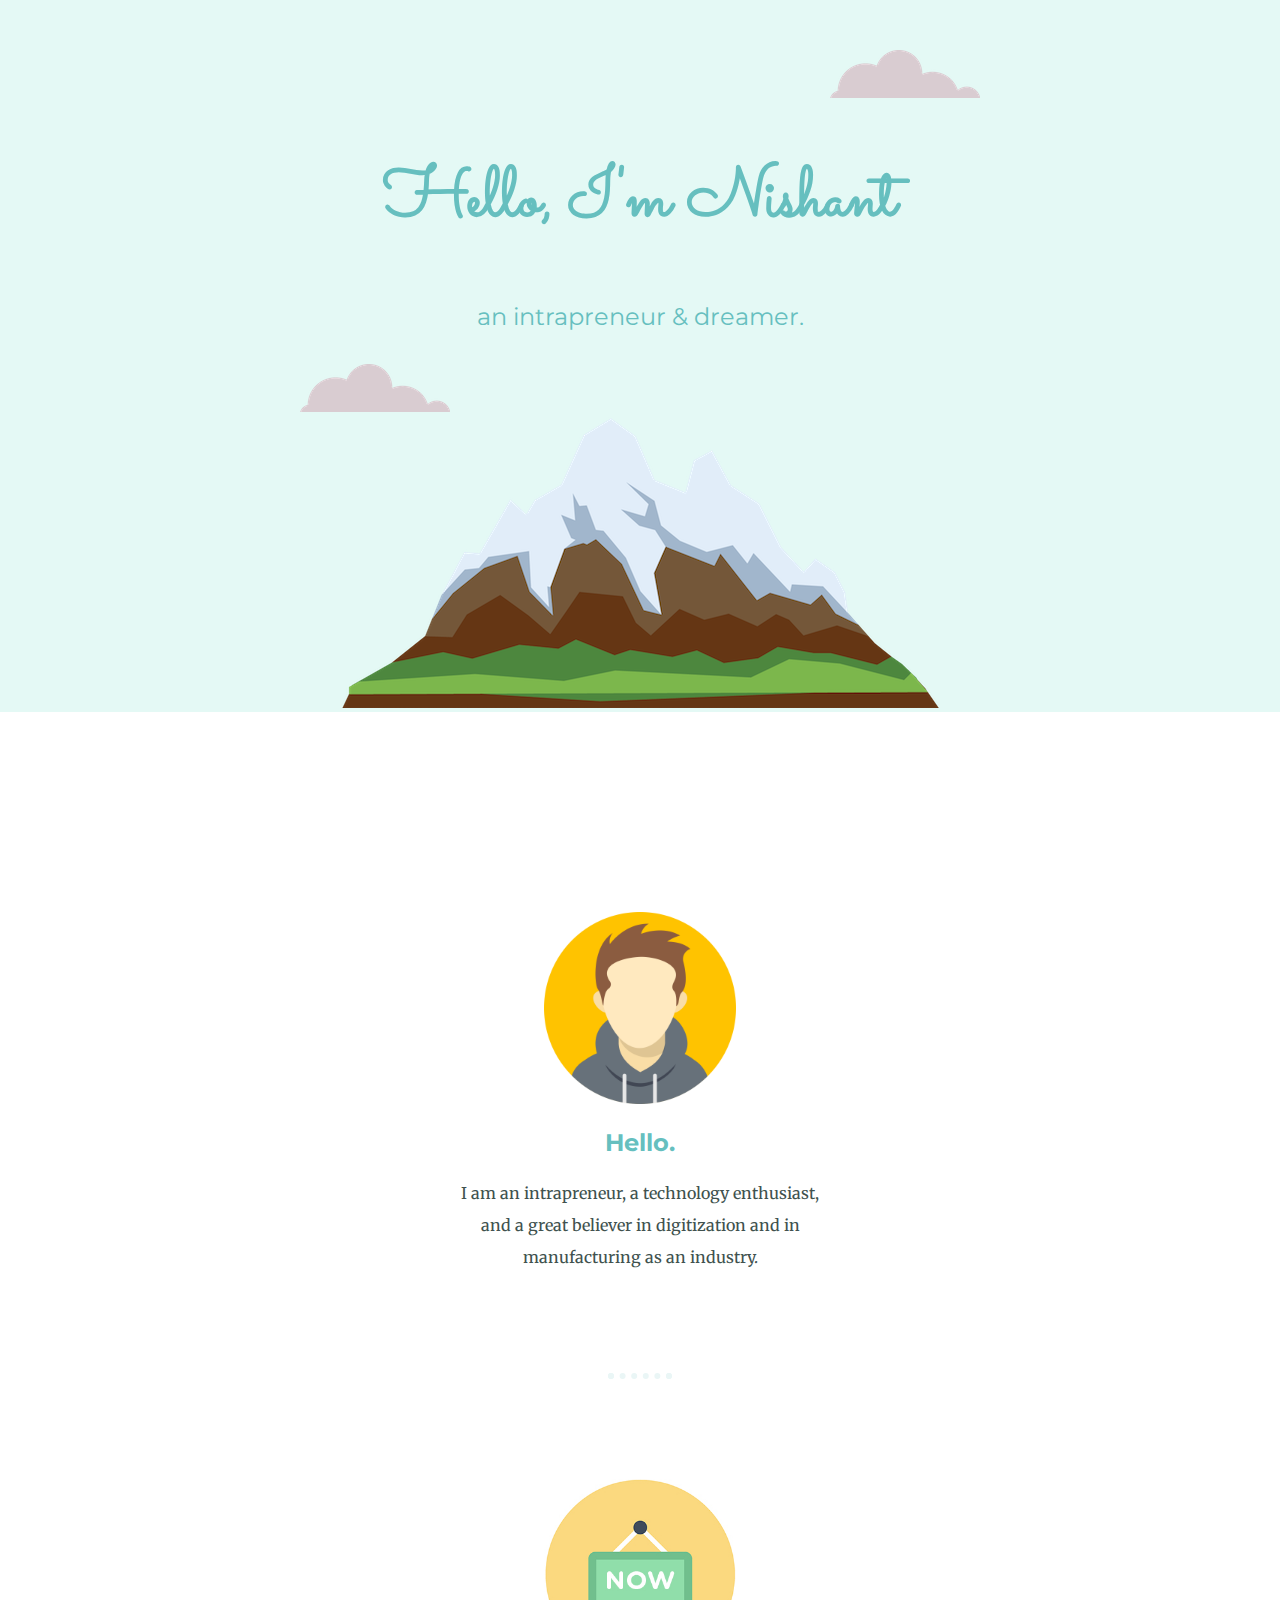
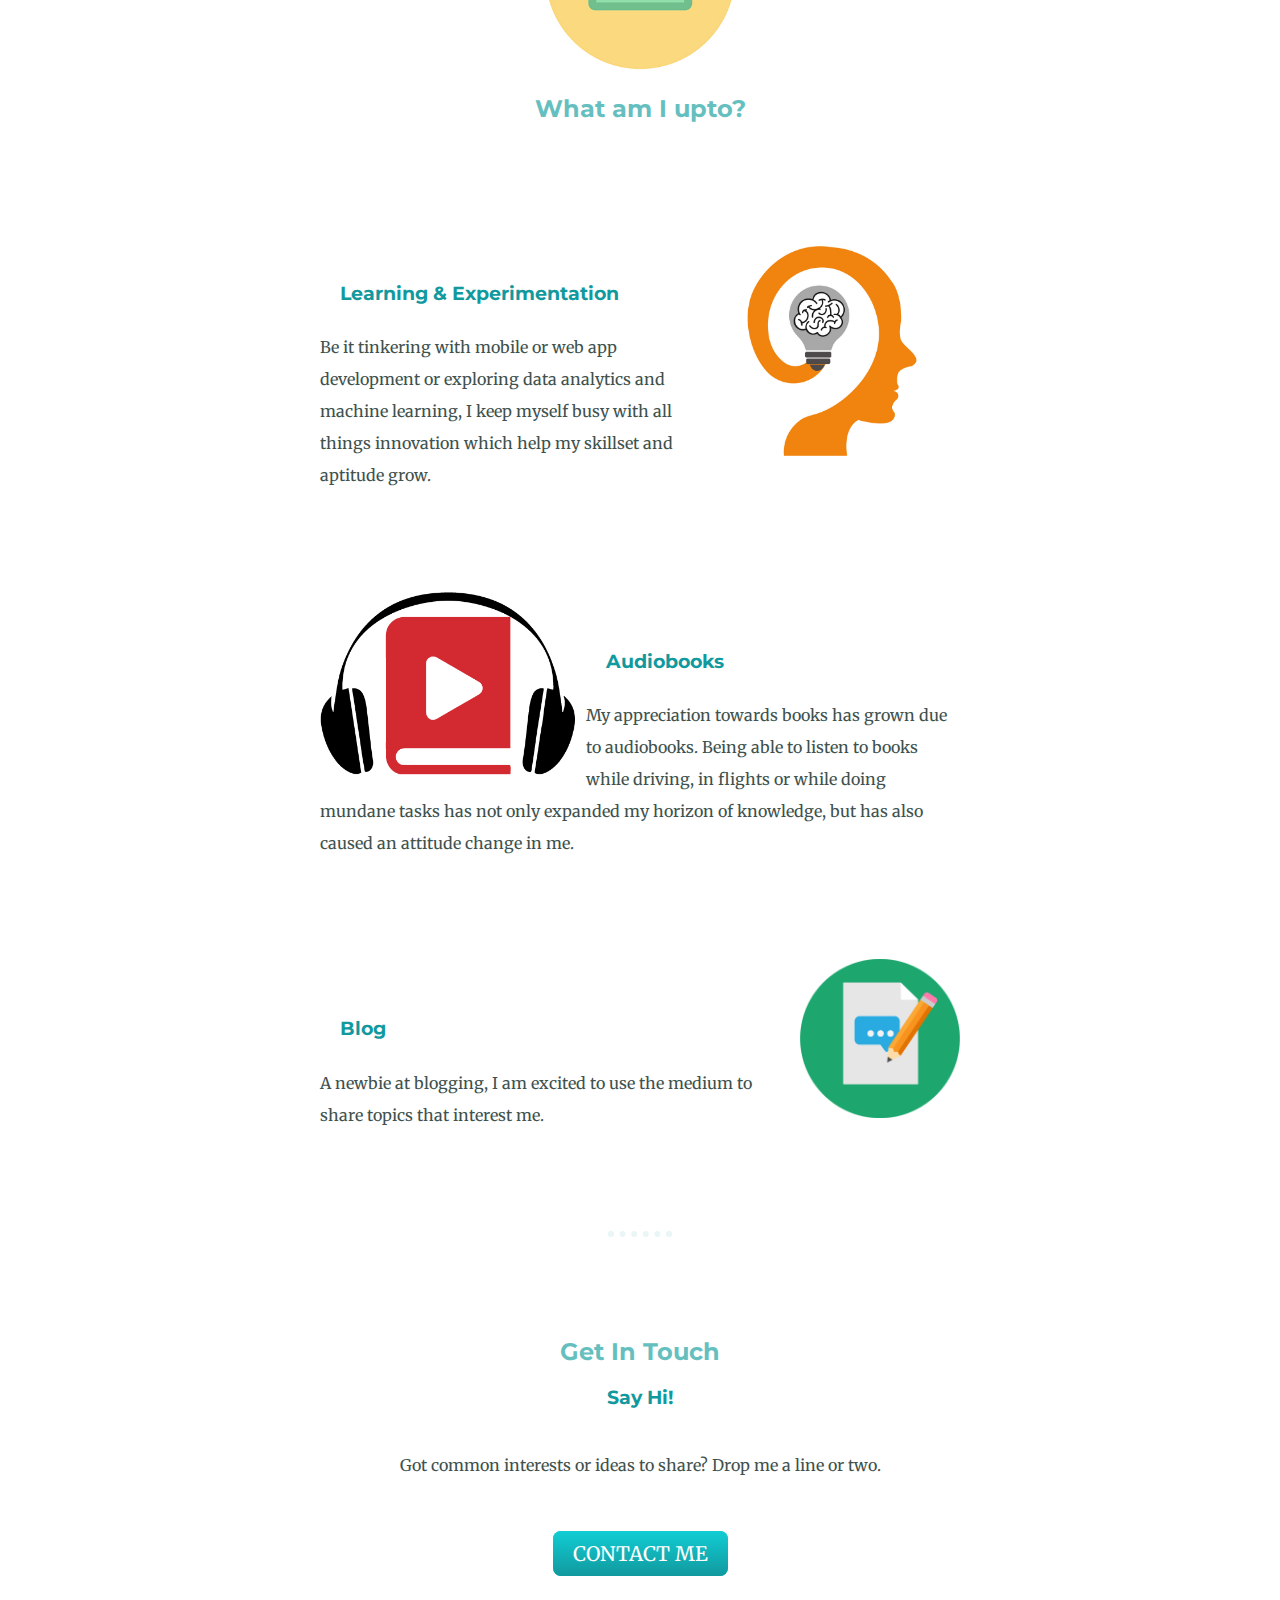
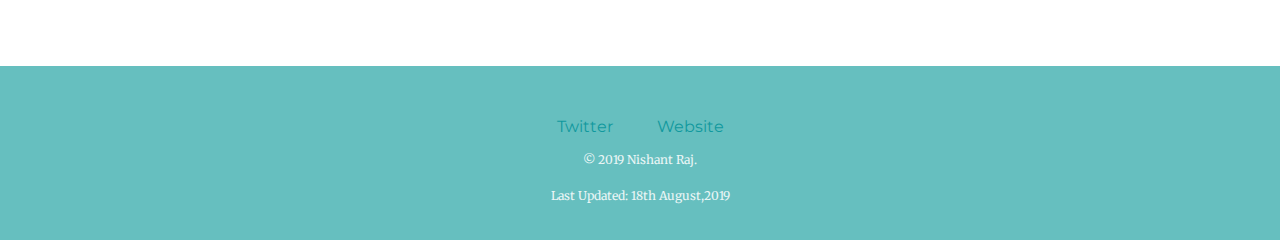
<file: index.html>
<!DOCTYPE html>
<html lang="en" dir="ltr">

<head>
  <meta charset="utf-8">
  <title>Nishant Raj</title>
  <link rel="stylesheet" href="css/styles.css">
  <link rel="icon" href="favicon.ico">
  <link href="https://fonts.googleapis.com/css?family=Merriweather|Montserrat|Sacramento&display=swap" rel="stylesheet">
</head>

<body>

  <div class="top-container">
    <img class="top-cloud" src="images/cloud.png" alt="cloud-img">
    <h1>Hello, I'm Nishant</h1>
    <h2 class="description">an intrapreneur & dreamer.</h2>
    <img class="bottom-cloud" src="images/cloud.png" alt="cloud-img">
    <img src="images/mountain.png" alt="moutain-img">
  </div>

  <div class="middle-container">
    <div class="profile">
      <img class="prof" src="images/profile_pic.jpg" alt="profile-pic">
      <h2>Hello.</h2>
      <p class="intro">I am an intrapreneur, a technology enthusiast, and a great believer in digitization and in manufacturing as an industry.</p>
    </div>

    <hr>

    <div class="skills">
      <img class="now" src="images/now.jpg" alt="now-page">
      <h2>What am I upto?</h2>

      <div class="skill-row">
      <a href="DesignDev.html"><img class="comp-p" src="images/learning.png" alt="computer-pic"></a>
        <h3><a href="DesignDev.html">Learning & Experimentation</a></h3>
        <p>Be it tinkering with mobile or web app development or exploring data analytics and machine learning, I keep myself busy with all things innovation which help my skillset and aptitude grow.</p>
      </div>


      <div class="skill-row">
      <a href="audiobooks.html"><img class="chilli-p" src="images/audiobooks.png" alt="chilli-pic"></a>
        <h3><a href="audiobooks.html">Audiobooks</a></h3>
        <p>My appreciation towards books has grown due to audiobooks. Being able to listen to books while driving, in flights or while doing mundane tasks has not only expanded my horizon of knowledge, but has also caused an attitude change in me.</p>
      </div>

      <div class="skill-row">
      <a href="blogging.html"><img class="blog-p" src="images/blog.png" alt="blog-pic"></a>
        <h3><a href="blogging.html">Blog</a></h3>
        <p>A newbie at blogging, I am excited to use the medium to share topics that interest me.</p>
      </div>
    </div>

    <hr>

    <div class="contact-me">
      <h2>Get In Touch</h2>
      <h3>Say Hi!</h3>
      <p class="contact-message">Got common interests or ideas to share? Drop me a line or two.</p>
      <a class="btn" href="mailto:nisrj10@gmail.com">CONTACT ME</a>
    </div>
  </div>

  <div class="bottom-container">
    <a class="footer-link" href="https://twitter.com/nishant87491887">Twitter</a>
    <a class="footer-link" href="http://nishantraj.org/">Website</a>
    <p class="copywright">© 2019 Nishant Raj.</p>
    <p class="copywright"> Last Updated: 18th August,2019</p>
  </div>

</body>

</html>
</file>
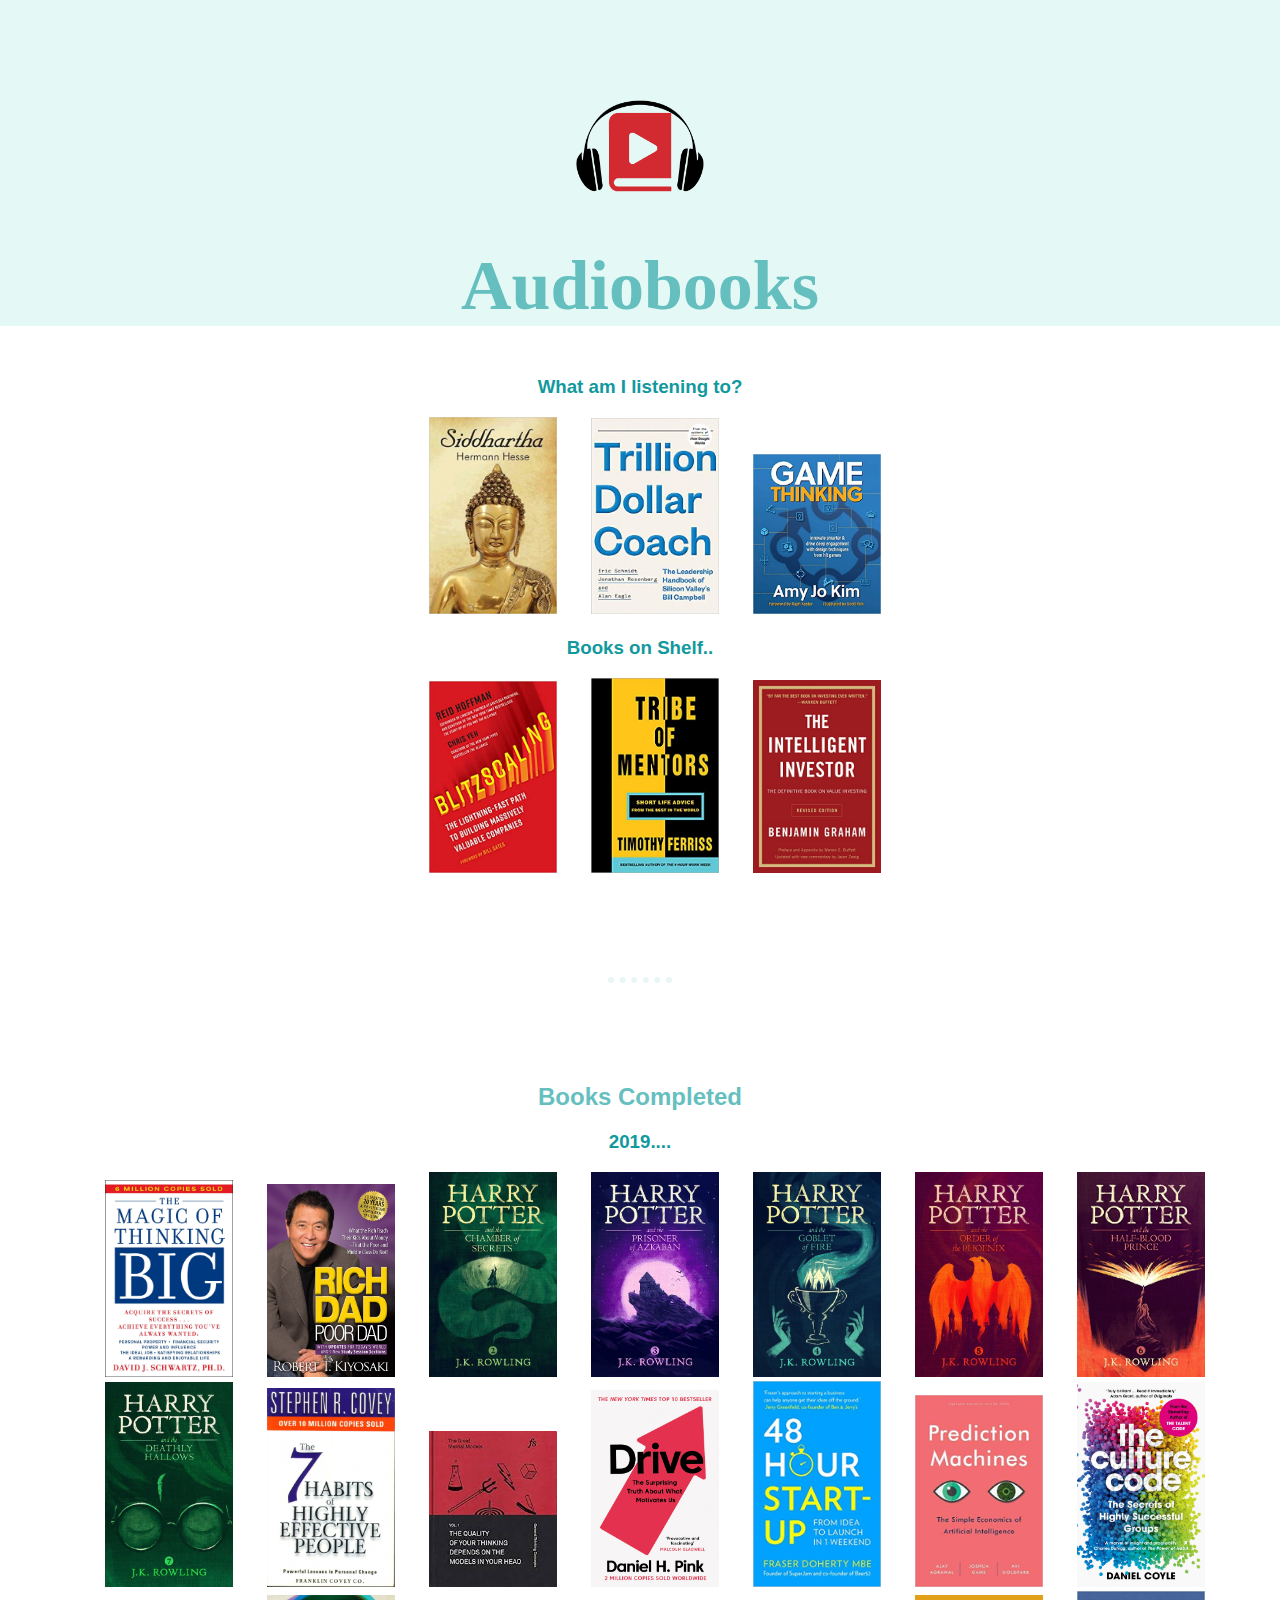
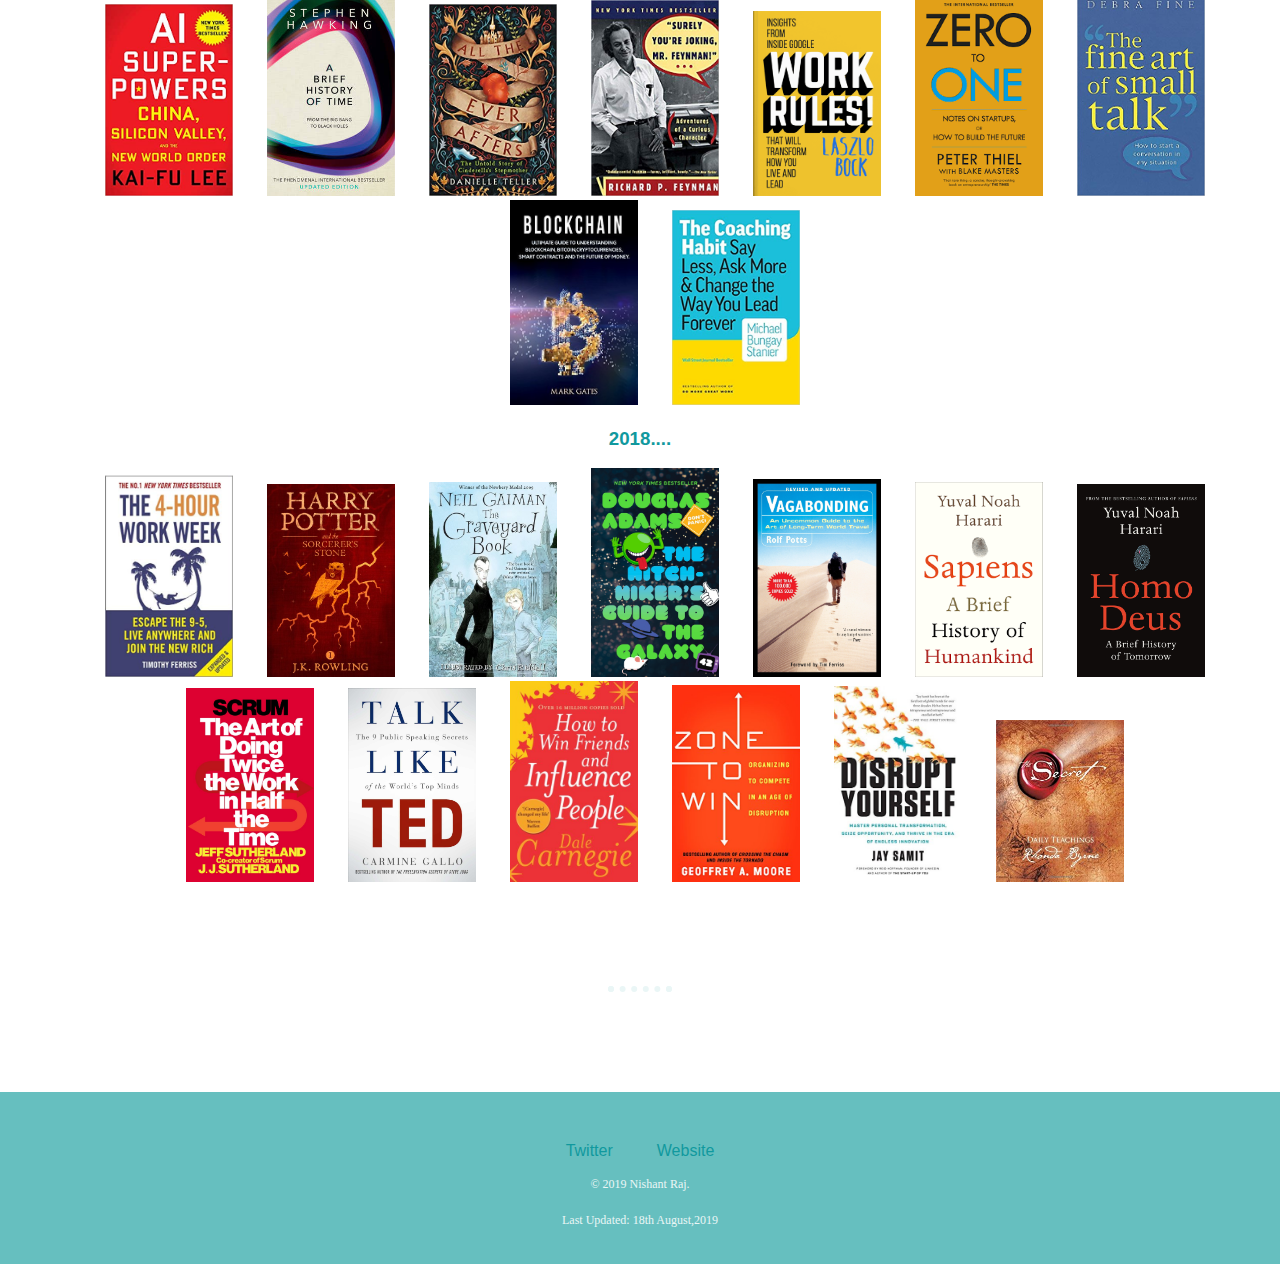
<file: audiobooks.html>
<!DOCTYPE html>
<html lang="en" dir="ltr">

<head>
  <meta charset="utf-8">
  <title>Audiobooks</title>
  <link rel="stylesheet" href="css/styles.css">
</head>

<body>

  <div class="top-container">
    <div class="audio-header">
      <img class="audiobooks-p" src="images/audiobooks.png" alt="audio-book">
      <h1>Audiobooks</h1>
    </div>
 </div>


    <div class="books_now">
      <h3>What am I listening to?</h3>
      <img class="bookPic" src="images/books/siddhartha.jpg" alt="book-pic">
      <img class="bookPic" src="images/books/trillion.jpg" alt="book-pic">
      <img class="bookPic" src="images/books/gamethinking.jpg" alt="book-pic">

      <h3>Books on Shelf..</h3>
      <img class="bookPic" src="images/books/Blitzscaling.jpg" alt="book-pic">
      <img class="bookPic" src="images/books/tribesofmentors.jpg" alt="book-pic">
      <img class="bookPic" src="images/books/investor.jpg" alt="book-pic">
    </div>
    <hr>

    <div class="books_completed">
      <h2>Books Completed </h2>
      <h3>2019....</h3>
      <img class="bookPic" src="images/books/magicOfthinking.jpg" alt="book-pic">
      <img class="bookPic" src="images/books/RichDad.jpg" alt="book-pic">
      <img class="bookPic" src="images/books/HR2.jpg" alt="book-pic">
      <img class="bookPic" src="images/books/HR3.jpg" alt="book-pic">
      <img class="bookPic" src="images/books/HR4.jpg" alt="book-pic">
      <img class="bookPic" src="images/books/HR5.jpg" alt="book-pic">
      <img class="bookPic" src="images/books/HR6.jpg" alt="book-pic">
      <img class="bookPic" src="images/books/HR7.jpg" alt="book-pic">
      <img class="bookPic" src="images/books/7habits.jpg" alt="book-pic">
      <img class="bookPic" src="images/books/mental_models.jpeg" alt="book-pic">
      <img class="bookPic" src="images/books/drive.jpg" alt="book-pic">
      <img class="bookPic" src="images/books/48hr.jpg" alt="book-pic">
      <img class="bookPic" src="images/books/prediction.jpg" alt="book-pic">
      <img class="bookPic" src="images/books/culturecode.jpg" alt="book-pic">
      <img class="bookPic" src="images/books/aisuper.jpg" alt="book-pic">
      <img class="bookPic" src="images/books/briefHistory.jpg" alt="book-pic">
      <img class="bookPic" src="images/books/everafters.jpg" alt="book-pic">

      <img class="bookPic" src="images/books/surelyJoking.jpg" alt="book-pic">
      <img class="bookPic" src="images/books/work-rules.png" alt="book-pic">
      <img class="bookPic" src="images/books/zero.png" alt="book-pic">
      <img class="bookPic" src="images/books/fineart.jpg" alt="book-pic">
      <img class="bookPic" src="images/books/blockchain.jpg" alt="book-pic">
      <img class="bookPic" src="images/books/coaching.jpg" alt="book-pic">

      <h3>2018....</h3>
      <img class="bookPic" src="images/books/fhwk.jpg" alt="book-pic">
      <img class="bookPic" src="images/books/HR1.jpg" alt="book-pic">
      <img class="bookPic" src="images/books/graveyard.jpg" alt="book-pic">
      <img class="bookPic" src="images/books/hitchhiker.jpg" alt="book-pic">
      <img class="bookPic" src="images/books/vagabonding.jpg" alt="book-pic">
      <img class="bookPic" src="images/books/sapiens.png" alt="book-pic">
      <img class="bookPic" src="images/books/homoDeus.jpg" alt="book-pic">
      <img class="bookPic" src="images/books/scrum.jpg" alt="book-pic">
      <img class="bookPic" src="images/books/ted.jpg" alt="book-pic">
      <img class="bookPic" src="images/books/friends.jpg" alt="book-pic">
      <img class="bookPic" src="images/books/zone.jpg" alt="book-pic">
      <img class="bookPic" src="images/books/disrupt.jpg" alt="book-pic">
      <img class="bookPic" src="images/books/secret.jpg" alt="book-pic">



<hr>

<div class="bottom-container">
  <a class="footer-link" href="https://twitter.com/nishant87491887">Twitter</a>
  <a class="footer-link" href="http://nishantraj.org/">Website</a>
  <p class="copywright">© 2019 Nishant Raj.</p>
  <p class="copywright"> Last Updated: 18th August,2019</p>
</div>


</div>

</body>

</html>
</file>
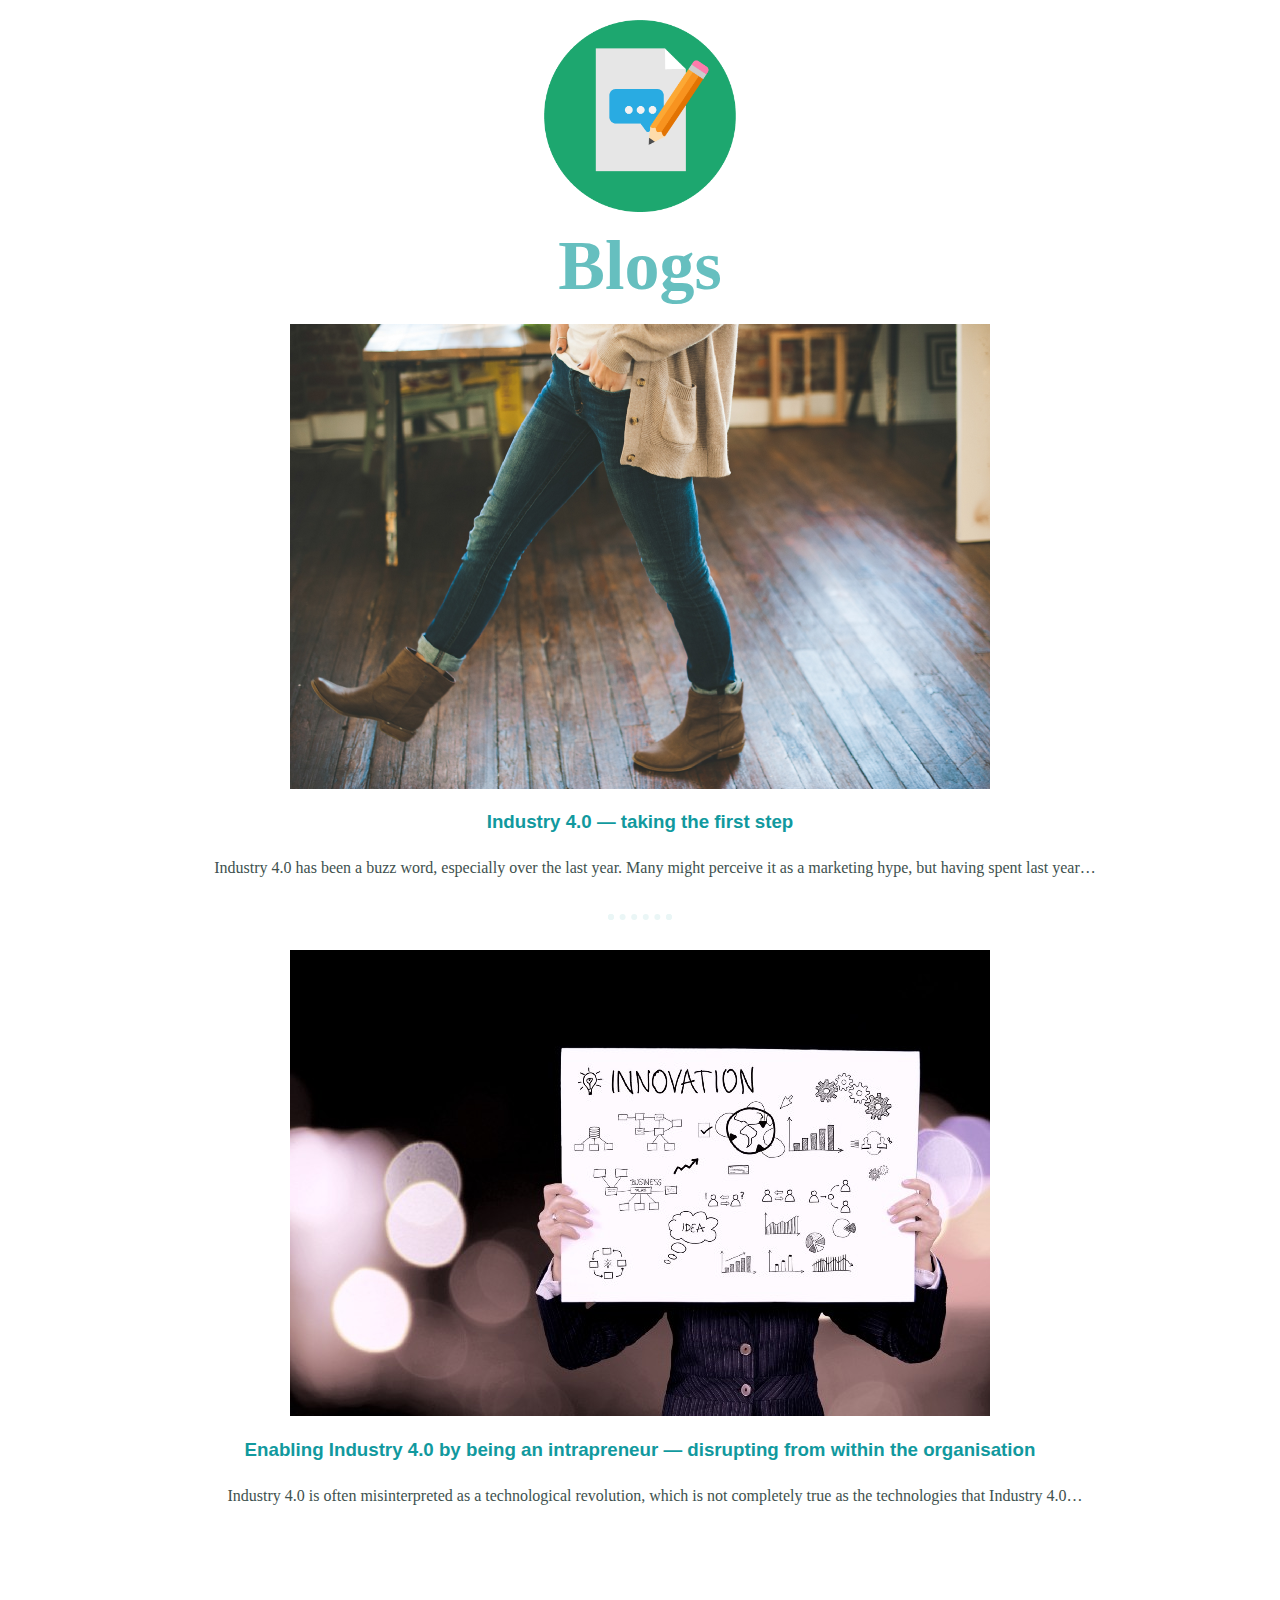
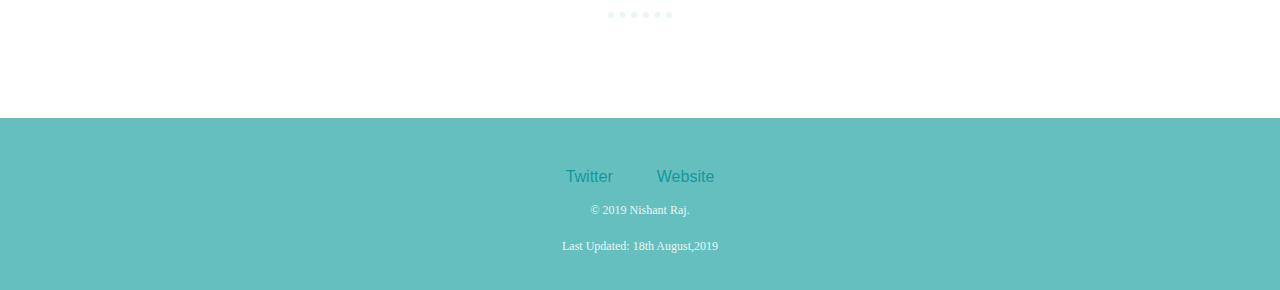
<file: blogging.html>
<!DOCTYPE html>
<html lang="en" dir="ltr">

<head>
  <meta charset="utf-8">
  <title>Blogging</title>
  <link rel="stylesheet" href="css/styles.css">
</head>

<body>

  <div class="top-container-blog">
    <div class="blog-header">
      <img class="blog-page" src="images/blog.png" alt="blog-pages">
      <h1 class="blog_header">Blogs</h1>
    </div>
  </div>
  <br>
  <div class="">
    <a href="https://medium.com/the-industry-4-0-blog/industry-4-0-taking-the-first-step-6a116d44474f"><img class="blogPic" src="images/blog/step.png" alt="blog-pic"></a>
    <h3 class="blogs"><a href="https://medium.com/the-industry-4-0-blog/industry-4-0-taking-the-first-step-6a116d44474f">Industry 4.0 — taking the first step</a></h3>
    <p class="blogs_body">Industry 4.0 has been a buzz word, especially over the last year. Many might perceive it as a marketing hype, but having spent last year…</p>
    <hr class="blog_hr">
    <a href="https://medium.com/the-industry-4-0-blog/enabling-industry-4-0-by-being-an-intrapreneur-disrupting-from-within-the-organisation-8ba84e5eab17"><img class="blogPic" src="images/blog/innovation.jpeg" alt="blog-pic"></a>
    <h3 class="blogs"><a href="https://medium.com/the-industry-4-0-blog/enabling-industry-4-0-by-being-an-intrapreneur-disrupting-from-within-the-organisation-8ba84e5eab17">Enabling Industry 4.0 by being an intrapreneur — disrupting from within the
        organisation</a></h3>
    <p class="blogs_body">Industry 4.0 is often misinterpreted as a technological revolution, which is not completely true as the technologies that Industry 4.0…</p>

  </div>



  <hr>

  <div class="bottom-container">
    <a class="footer-link" href="https://twitter.com/nishant87491887">Twitter</a>
    <a class="footer-link" href="http://nishantraj.org/">Website</a>
    <p class="copywright">© 2019 Nishant Raj.</p>
    <p class="copywright"> Last Updated: 18th August,2019</p>
  </div>

</body>

</html>
</file>
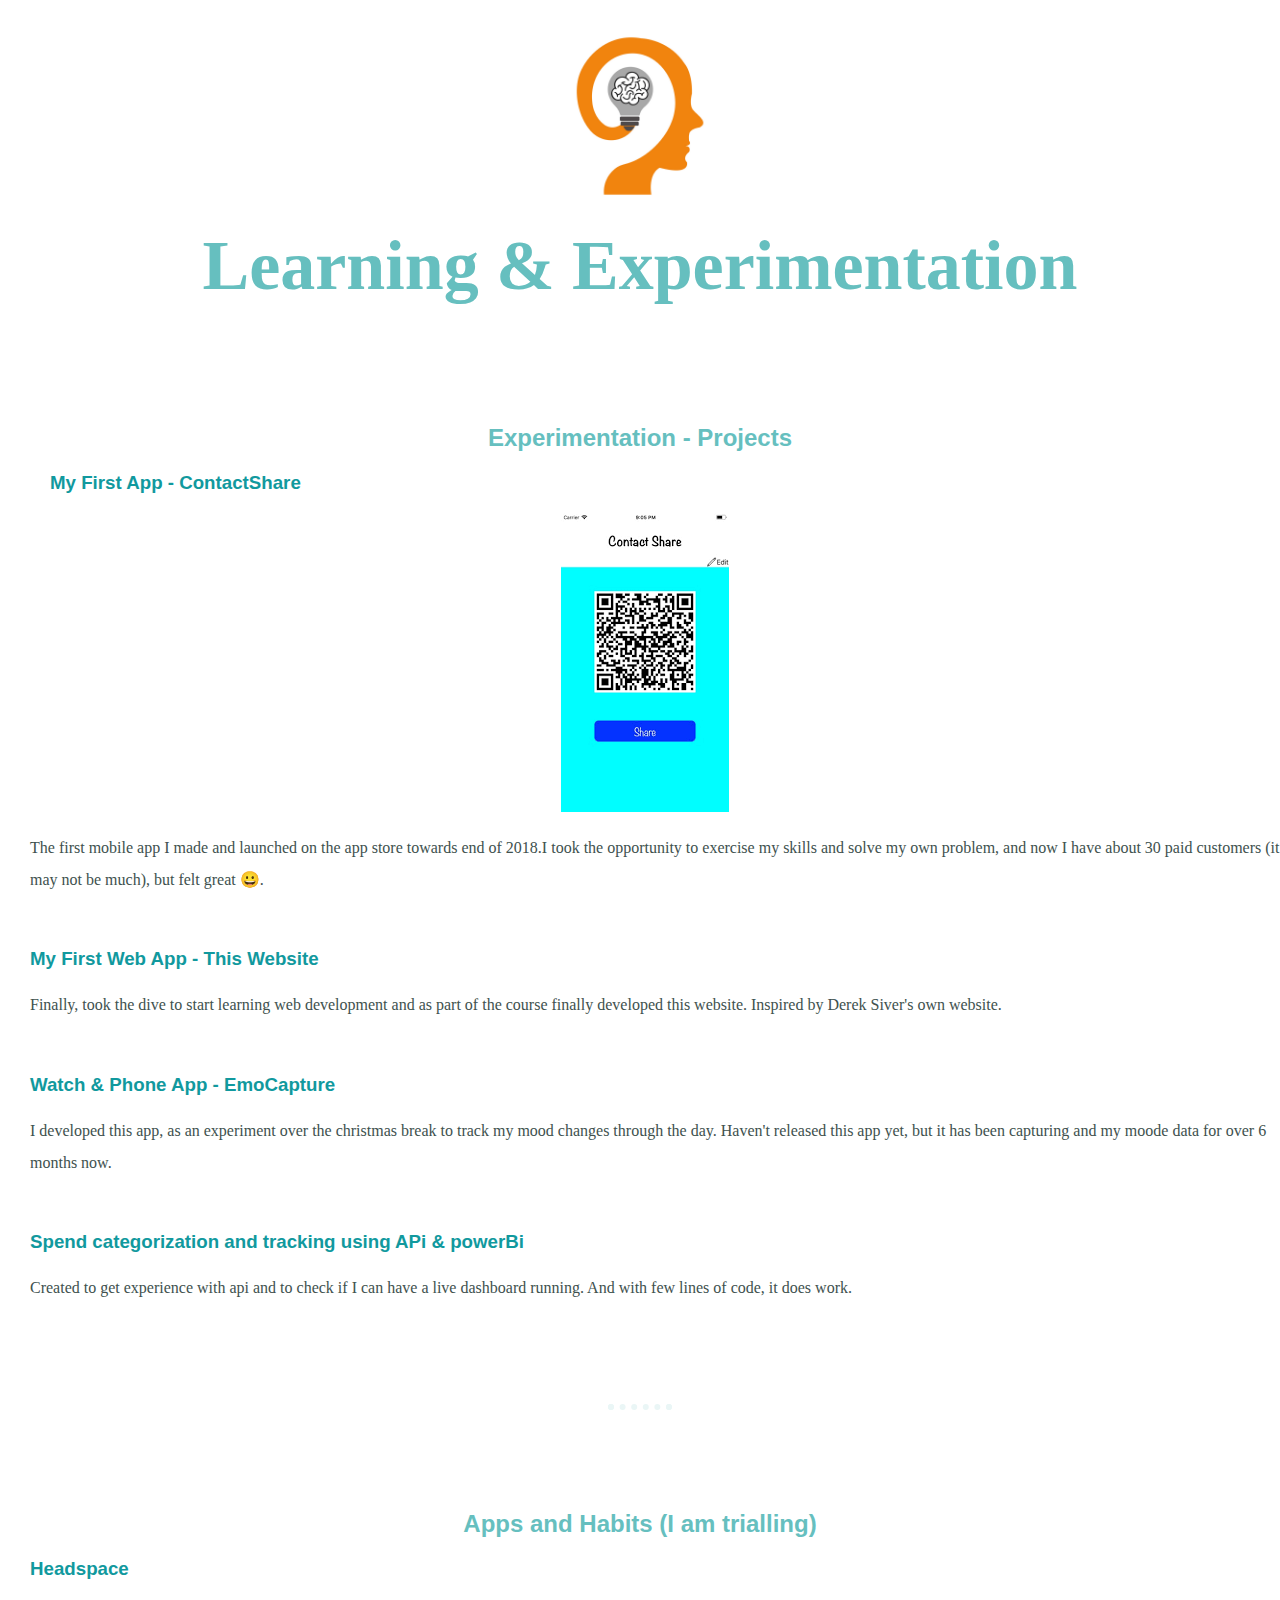
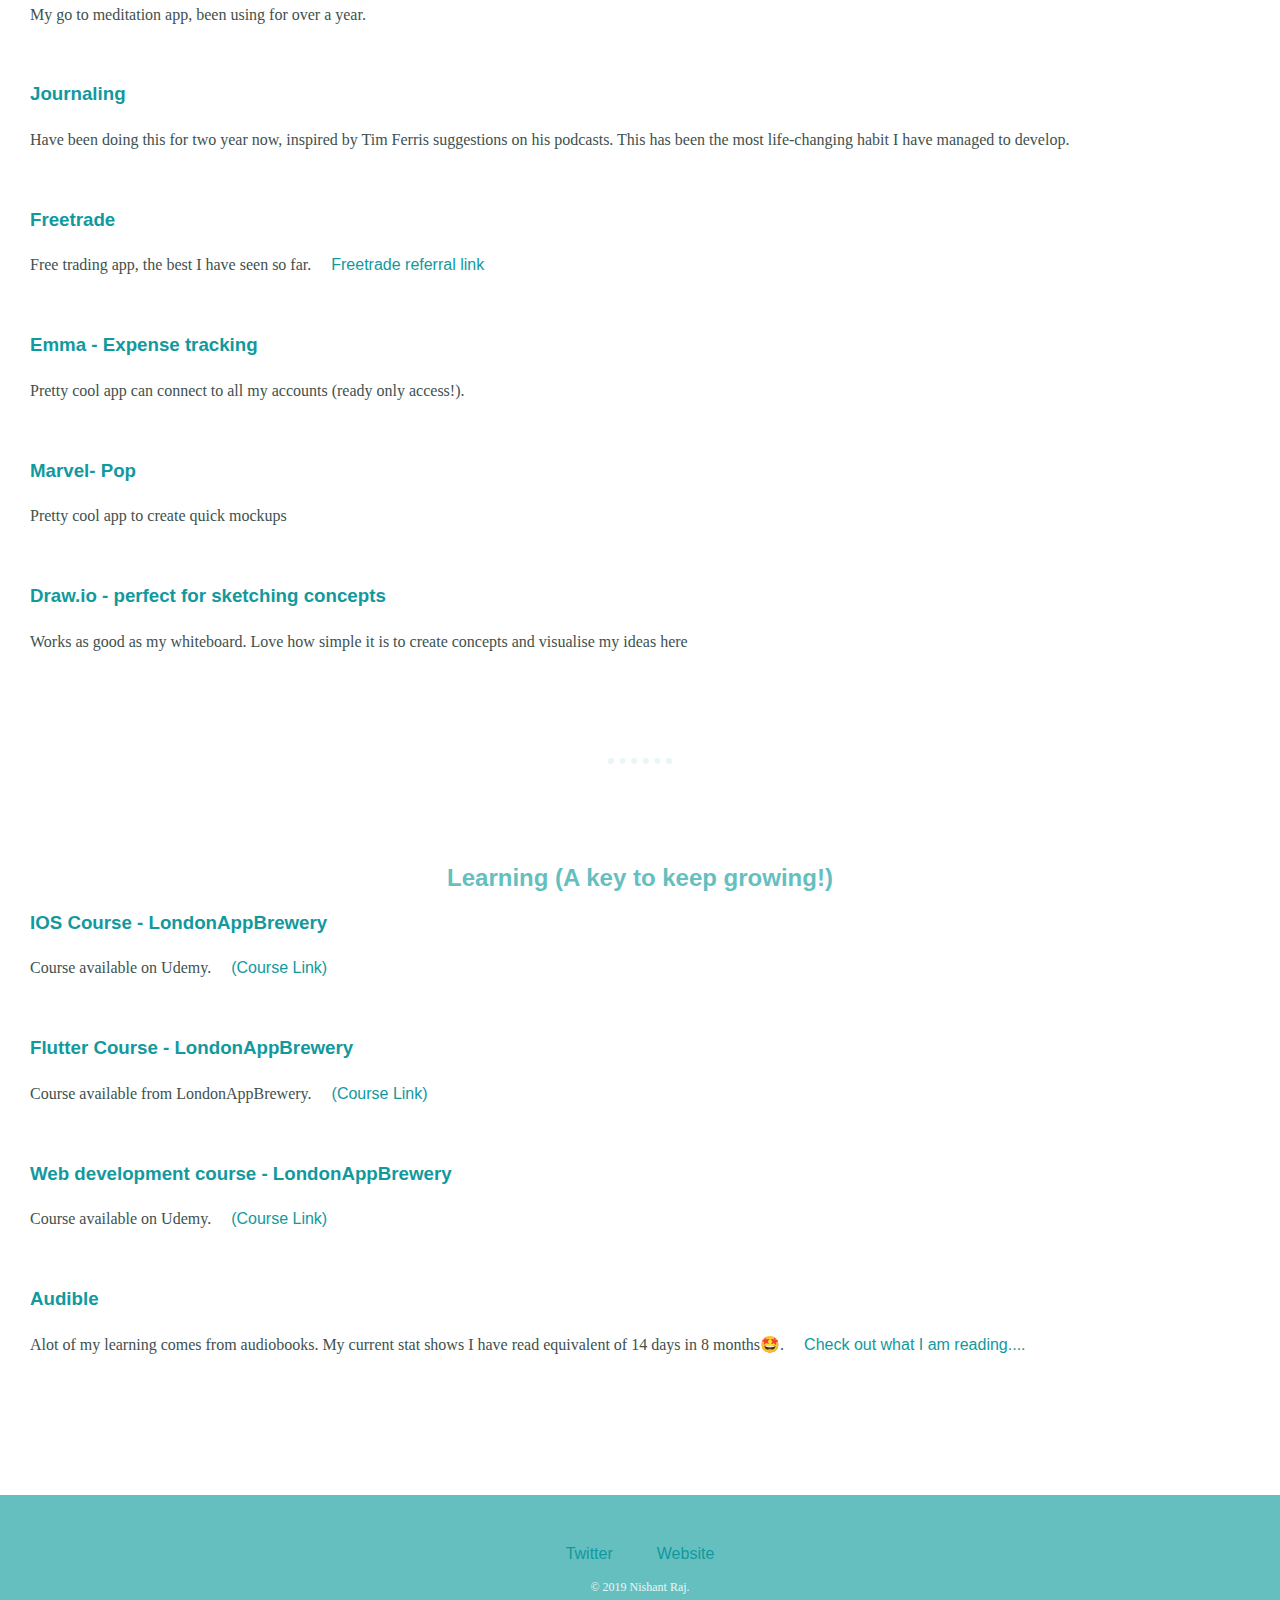
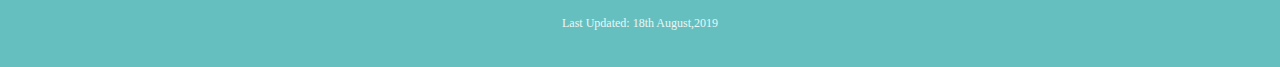
<file: DesignDev.html>
<!DOCTYPE html>
<html lang="en" dir="ltr">
  <head>
    <meta charset="utf-8">
    <title>Design & Development</title>
    <link rel="stylesheet" href="css/styles.css">
  </head>
  <body>
    <div class="top-container-blog">
      <div class="design-header">
        <img class="design-page" src="images/learning.png" alt="design-pages">
        <h1 class="blog_header">Learning & Experimentation</h1>
            <br>
      </div>
    </div>

    <div class="middle-container">
<h2>Experimentation - Projects</h2>
<h3 class="exp-heading"><a href="https://apps.apple.com/tt/app/contactshare/id1431389594">My First App - ContactShare</a></h3>
<img class="c_share" src="images/c_share2.png" alt="">
<p class="exp-heading">The first mobile app I made and launched on the app store towards end of 2018.I took the opportunity to exercise my skills and solve my own problem, and now I have about 30 paid customers (it may not be much), but felt great 😀.</p>
<br>
<h3 class="exp-heading">My First Web App - This Website</h3>
<p class="exp-heading">Finally, took the dive to start learning web development and as part of the course finally developed this website. Inspired by Derek Siver's own website. </p>
<br>
<h3 class="exp-heading">Watch & Phone App - EmoCapture</h3>
<p class="exp-heading">I developed this app, as an experiment over the christmas break to track my mood changes through the day. Haven't released this app yet, but it has been capturing and my moode data for over 6 months now.</p>
<br>
<h3 class="exp-heading">Spend categorization and tracking using APi & powerBi</h3>
<p class="exp-heading">Created to get experience with api and to check if I can have a live dashboard running. And with few lines of code, it does work.</p>

<hr>
<h2>Apps and Habits (I am trialling)</h2>
<h3 class="exp-heading">Headspace</h3>
<p class="exp-heading">My go to meditation app, been using for over a year.</p>
<br>
<h3 class="exp-heading">Journaling </h3>
<p class="exp-heading">Have been doing this for two year now, inspired by Tim Ferris suggestions on his podcasts. This has been the most life-changing habit I have managed to develop.</p>
<br>
<h3 class="exp-heading">Freetrade</h3>
<p class="exp-heading">Free trading app, the best I have seen so far.<a href="https://api.freetrade.io/freeshare/?code=Q536A4TULZ&sender=gNMwXcoE">Freetrade referral link</a></p>
<br>
<h3 class="exp-heading">Emma - Expense tracking</h3>
<p class="exp-heading">Pretty cool app can connect to all my accounts (ready only access!).</p>
<br>
<h3 class="exp-heading">Marvel- Pop</h3>
<p class="exp-heading">Pretty cool app to create quick mockups</p>
<br>
<h3 class="exp-heading">Draw.io - perfect for sketching concepts</h3>
<p class="exp-heading">Works as good as my whiteboard. Love how simple it is to create concepts and visualise my ideas here</p>

<hr>

<h2>Learning (A key to keep growing!)</h2>
<h3 class="exp-heading">IOS Course - LondonAppBrewery</h3>
<p class="exp-heading">Course available on Udemy.<a href="https://www.udemy.com/ios-12-app-development-bootcamp/">(Course Link)</a></p>
<br>
<h3 class="exp-heading">Flutter Course - LondonAppBrewery</h3>
<p class="exp-heading">Course available from LondonAppBrewery.<a href="https://www.appbrewery.co/p/flutter-development-bootcamp-with-dart">(Course Link)</a></p>
<br>
<h3 class="exp-heading">Web development course - LondonAppBrewery</h3>
<p class="exp-heading">Course available on Udemy.<a href="https://www.udemy.com/course/the-complete-web-development-bootcamp/">(Course Link)</a></p>

<br>
<h3 class="exp-heading">Audible </h3>
<p class="exp-heading">Alot of my learning comes from audiobooks. My current stat shows I have read equivalent of 14 days in 8 months🤩.<a href="audiobooks.html">Check out what I am reading....</a></p>
<br>

    </div>



    <div class="bottom-container">
      <a class="footer-link" href="https://twitter.com/nishant87491887">Twitter</a>
      <a class="footer-link" href="http://nishantraj.org/">Website</a>
      <p class="copywright">© 2019 Nishant Raj.</p>
      <p class="copywright"> Last Updated: 18th August,2019</p>
    </div>
  </body>
</html>
</file>
<file: css/styles.css>
body {
  text-align: center;
  margin: 0;
  font-family: 'Merriweather', serif;
  color: #40514E;
}

h1 {
  margin: 50px;
  font-family: 'Sacramento', cursive;
  color: #66BFBF;
  font-size: 70px;
}

h2 {
  font-family: 'Montserrat', sans-serif;
  color: #66BFBF;
}

h3 {
  font-family: 'Montserrat', sans-serif;
  color: #11999E;
}

hr {
  border: dotted #EAF6F6 6px;
  border-bottom: none;
  width: 4%;
  margin: 100px auto;
}

p {
  line-height: 2;
}

a {
  color: #11999E;
  font-family: 'Montserrat', sans-serif;
  margin: 10px 20px;
  text-decoration: none;
}

a:hover {
  color: #EAF6F6;
}

/*----Containers-------------- */
.intro {
  width: 30%;
  margin: auto;
}

.description {
  font-weight: normal;
}

.contact-message {
  width: 40%;
  margin: 40px auto 60px;
}

.top-container {
  background-color: #E4F9F5;
  position: relative;
  padding-top: 100px;
}

.middle-container {
  margin: 100px 0;
}

.bottom-container {
  background-color: #66BFBF;
  padding: 50px 0 20px;
}

/*------------------------------------- */
.btn {
  color: #11999E;
}

.footer-link {
  color: #11999E;
}

/*Div styling */
.skill-row {
  width: 50%;
  margin: 100px auto 100px auto;
  text-align: left;
  line-height: 2;
}

/*Images styling */
.top-cloud {
  position: absolute;
  right: 300px;
  top: 50px;
}

.bottom-cloud {
  position: absolute;
  left: 300px;
  bottom: 300px;
}

.prof {
  padding-top: 100px;
  width: 15%;
}

.copywright {
  color: #EAF6F6;
  font-size: 0.75rem;
}

.chilli-p {
  margin-right: 10px;
  width: 40%;
  float: left;
}

.comp-p {
  margin-left: 30px;
  width: 40%;
  float: right;
}

.blog-p {
  margin-left: 30px;
  width: 25%;
  float: right;
}

.now {
  width: 15%;
}

.audiobooks-p {
  width: 10%;
  margin: 0px auto 0px auto;
}

.btn {
  background: #11cdd4;
  background-image: -webkit-linear-gradient(top, #11cdd4, #11999e);
  background-image: -moz-linear-gradient(top, #11cdd4, #11999e);
  background-image: -ms-linear-gradient(top, #11cdd4, #11999e);
  background-image: -o-linear-gradient(top, #11cdd4, #11999e);
  background-image: linear-gradient(to bottom, #11cdd4, #11999e);
  -webkit-border-radius: 8;
  -moz-border-radius: 8;
  border-radius: 8px;
  font-family: 'Merriweather', serif;
  color: #ffffff;
  font-size: 20px;
  padding: 10px 20px 10px 20px;
  text-decoration: none;
}

.btn:hover {
  background: #30e3cb;
  background-image: -webkit-linear-gradient(top, #30e3cb, #2bc4ad);
  background-image: -moz-linear-gradient(top, #30e3cb, #2bc4ad);
  background-image: -ms-linear-gradient(top, #30e3cb, #2bc4ad);
  background-image: -o-linear-gradient(top, #30e3cb, #2bc4ad);
  background-image: linear-gradient(to bottom, #30e3cb, #2bc4ad);
  text-decoration: none;
}

/*Books  images styling */
.bookPic {
  margin-left: 30px;
  width: 10%;
}

/*Blog styling */
.blogs {
  text-align: center;
}

.blogs_body {
  margin-left: 30px;
  text-align: center;
}

.blog_hr {
  margin: 30px auto;
}

.blog-page {
  width: 15%;
}

.design-page {
  width: 15%;
}

.top-container-blog {

  position: relative;
  padding-top: 20px;
}

.blog_header {
  margin: 10px auto auto 0px;
}

.exp-heading{
  margin-left: 30px;
  text-align: left;
}

.c_share{
  margin-left: 10px;
  left: 0;
}
</file>
